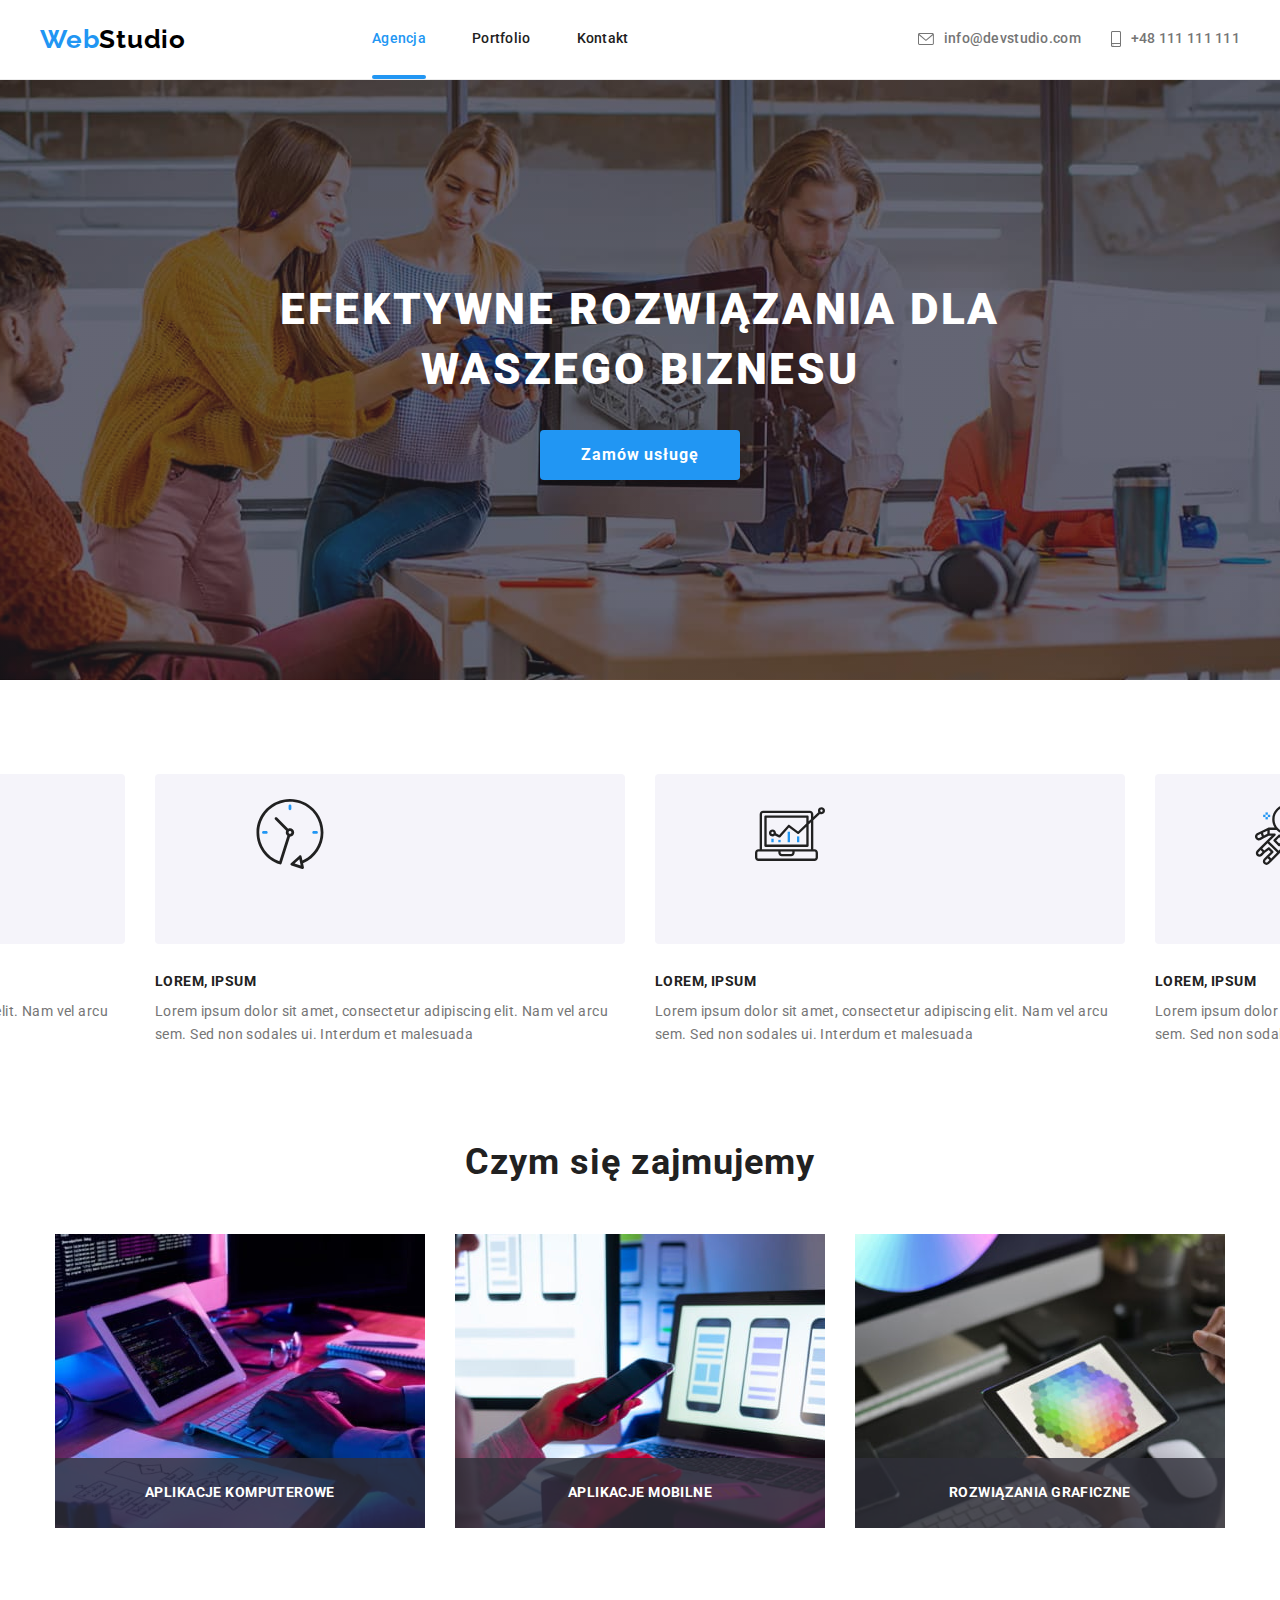
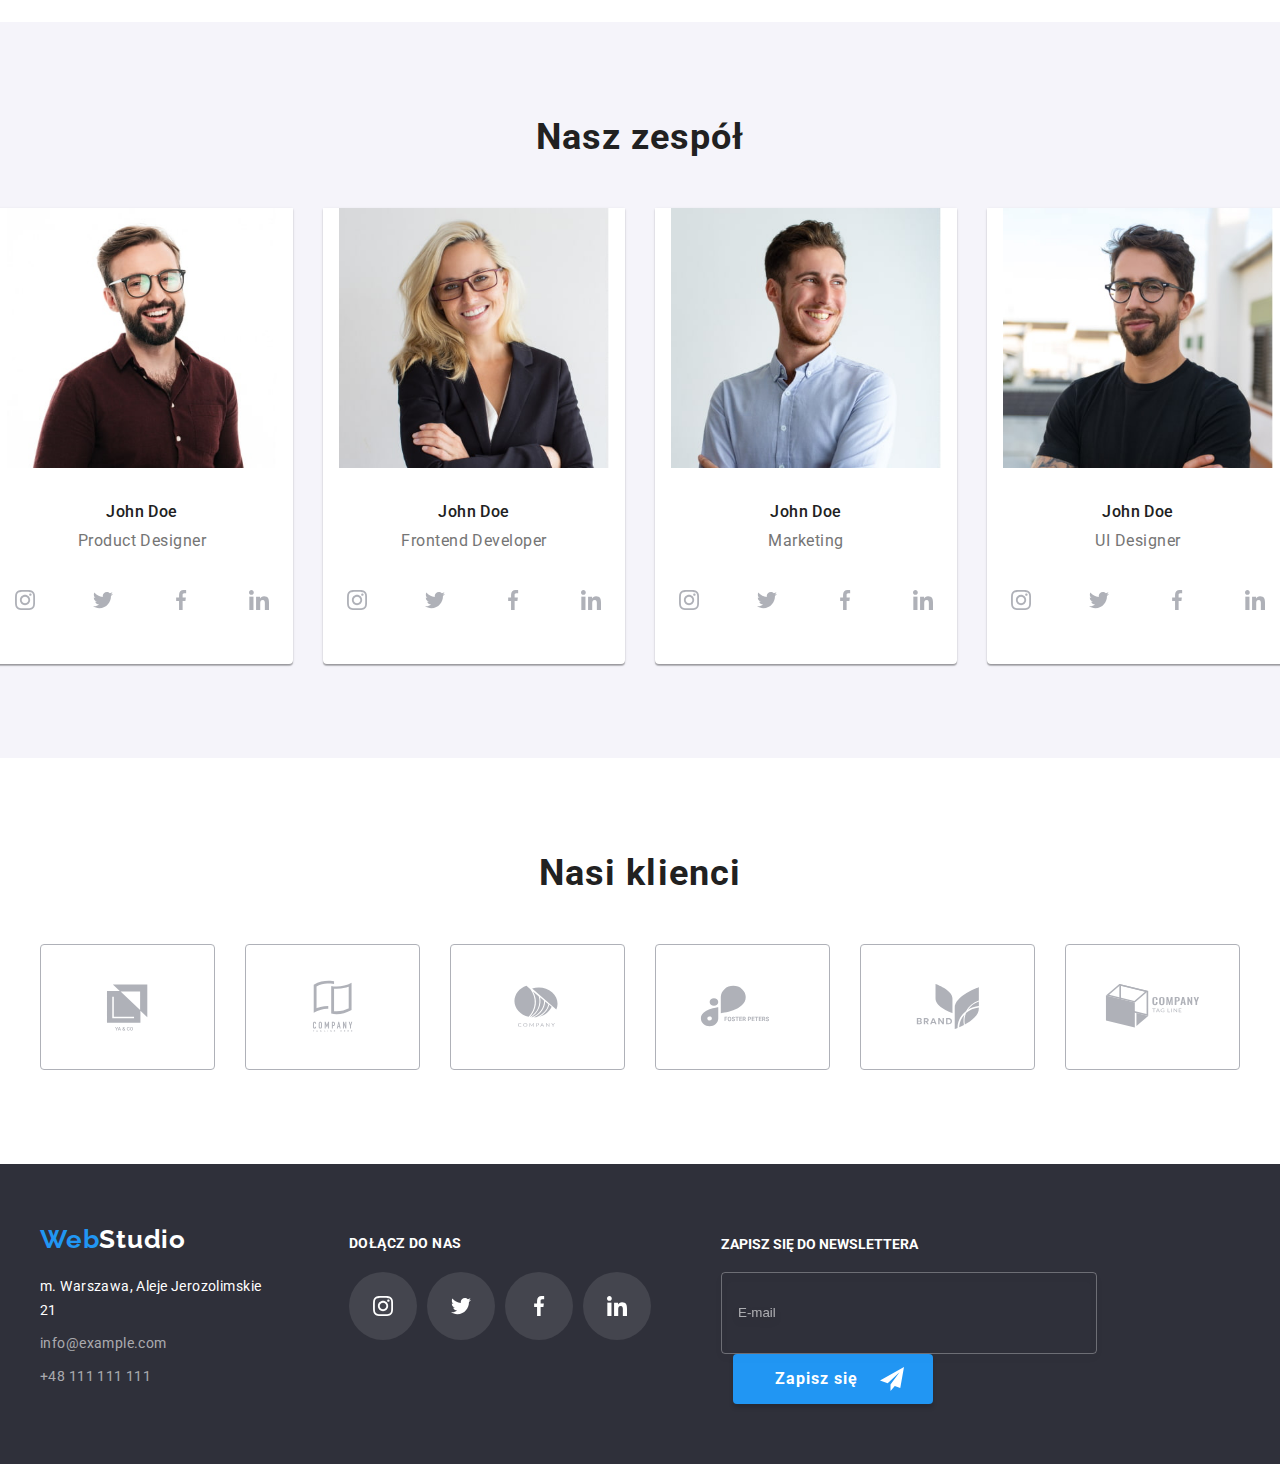
<file: index.html>
<!DOCTYPE html>
<html lang="pl">
  <head>
    <meta charset="UTF-8" />
    <meta http-equiv="X-UA-Compatible" content="IE=edge" />
    <meta name="viewport" content="width=device-width, initial-scale=1.0" />
    <title>WebStudio</title>
    <style></style>
    <link
      rel="stylesheet"
      href="https://cdnjs.cloudflare.com/ajax/libs/modern-normalize/1.1.0/modern-normalize.min.css"
      integrity="sha512-wpPYUAdjBVSE4KJnH1VR1HeZfpl1ub8YT/NKx4PuQ5NmX2tKuGu6U/JRp5y+Y8XG2tV+wKQpNHVUX03MfMFn9Q=="
      crossorigin="anonymous"
      referrerpolicy="no-referrer"
    />
    <link
      rel="stylesheet"
      href="https://cdnjs.cloudflare.com/ajax/libs/font-awesome/4.7.0/css/font-awesome.min.css"
    />
    <link rel="stylesheet" href="./css/main.min.css" />
  </head>
  <body>
    <header>
      <div class="container header">
        <nav>
          <a class="logo" href="index.html" title="Strona główna">
            Web<span class="logo logo--black">Studio</span></a
          >
          <ul class="menu">
            <li class="menu__item">
              <a class="menu__link is-active" href="./index.html">Agencja</a>
            </li>
            <li class="menu__item">
              <a class="menu__link" href="./portfolio.html">Portfolio</a>
            </li>
            <li class="menu__item"><a class="menu__link" href="#">Kontakt</a></li>
          </ul>
        </nav>
        <div class="contact">
          <a class="contact__link" href="mailto:info@devstudio.com">
            <svg width="16" height="12">
              <use href="./images/icons.svg#icon-envelope"></use>
            </svg>
            info@devstudio.com
          </a>
          <a class="contact__link" href="tel:+48111111111">
            <svg width="10" height="16">
              <use href="./images/icons.svg#icon-smartphone"></use>
            </svg>
            +48 111 111 111</a
          >
        </div>
      </div>
    </header>

    <main>
      <!-- HERO -->
      <section class="section hero">
        <div class="container">
          <h1 class="hero__title">Efektywne rozwiązania dla waszego biznesu</h1>
          <button type="button" class="button" data-modal-open>Zamów usługę</button>
        </div>
      </section>
      <!-- /HERO -->

      <!-- ADVANTAGES -->
      <section class="section">
        <div class="container">
          <div class="advantages">
            <ul class="advantages__list">
              <li>
                <div class="advantages__icon">
                  <svg width="70" height="70">
                    <use href="./images/icons.svg#icon-antenna"></use>
                  </svg>
                </div>
                <h3 class="advantages__title">Lorem, ipsum</h3>
                <p class="advantages__text">
                  Lorem ipsum dolor sit amet, consectetur adipiscing elit. Nam vel arcu sem. Sed non
                  sodales ui. Interdum et malesuada
                </p>
              </li>
              <li>
                <div class="advantages__icon">
                  <svg width="70" height="70">
                    <use href="./images/icons.svg#icon-clock"></use>
                  </svg>
                </div>
                <h3 class="advantages__title">Lorem, ipsum</h3>
                <p class="advantages__text">
                  Lorem ipsum dolor sit amet, consectetur adipiscing elit. Nam vel arcu sem. Sed non
                  sodales ui. Interdum et malesuada
                </p>
              </li>
              <li>
                <div class="advantages__icon">
                  <svg width="70" height="70">
                    <use href="./images/icons.svg#icon-diagram"></use>
                  </svg>
                </div>
                <h3 class="advantages__title">Lorem, ipsum</h3>
                <p class="advantages__text">
                  Lorem ipsum dolor sit amet, consectetur adipiscing elit. Nam vel arcu sem. Sed non
                  sodales ui. Interdum et malesuada
                </p>
              </li>
              <li>
                <div class="advantages__icon">
                  <svg width="70" height="70">
                    <use href="./images/icons.svg#icon-astronaut"></use>
                  </svg>
                </div>
                <h3 class="advantages__title">Lorem, ipsum</h3>
                <p class="advantages__text">
                  Lorem ipsum dolor sit amet, consectetur adipiscing elit. Nam vel arcu sem. Sed non
                  sodales ui. Interdum et malesuada
                </p>
              </li>
            </ul>
          </div>
        </div>
      </section>
      <!-- /ADVANTAGES -->

      <!-- WHAT WE DOING -->
      <section class="section section--top-fix">
        <div class="container">
          <div class="offers">
            <h2 class="offers__title">Czym się zajmujemy</h2>
            <ul class="offers__list">
              <li class="offers__item">
                <img
                  src="images/create_application.jpg"
                  width="370"
                  height="294"
                  alt="Tworzenie aplikacji - foto"
                  title="Tworzenie aplikacji"
                />
                <h3 class="offers__subtitle">Aplikacje komputerowe</h3>
              </li>
              <li class="offers__item">
                <img
                  src="images/test_application.jpg"
                  width="370"
                  height="294"
                  alt="Testowanie aplikacji na telefonie - foto"
                  title="Testowanie aplikacji na telefonie"
                />
                <h3 class="offers__subtitle">Aplikacje mobilne</h3>
              </li>
              <li class="offers__item">
                <img
                  src="images/graphic_design.jpg"
                  width="370"
                  height="294"
                  alt="Projektowanie grafiki - foto"
                  title="Projektowanie grafiki"
                />
                <h3 class="offers__subtitle">Rozwiązania graficzne</h3>
              </li>
            </ul>
          </div>
        </div>
      </section>
      <!-- /WHAT WE DOING -->

      <!-- TEAM -->
      <section class="section section--silver">
        <div class="container">
          <div class="team">
            <h2 class="team__title">Nasz zespół</h2>
            <ul class="team__list">
              <li class="team__item">
                <figure>
                  <img src="images/product_designer.jpg" width="270" height="260" alt="John Doe" />
                  <figcaption>
                    <h3 class="team__description team__description--name">John Doe</h3>
                    <p class="team__description team__description--text">Product Designer</p>
                    <div class="social">
                      <a class="social__link" href="#" target="_blank">
                        <svg width="20" height="20">
                          <use href="./images/icons.svg#icon-instagram"></use>
                        </svg>
                      </a>
                      <a class="social__link" href="#" target="_blank">
                        <svg width="20" height="20">
                          <use href="./images/icons.svg#icon-twitter"></use>
                        </svg>
                      </a>
                      <a class="social__link" href="#" target="_blank">
                        <svg width="20" height="20">
                          <use href="./images/icons.svg#icon-facebook"></use>
                        </svg>
                      </a>
                      <a class="social__link" href="#" target="_blank">
                        <svg width="20" height="20">
                          <use href="./images/icons.svg#icon-linkedin"></use>
                        </svg>
                      </a>
                    </div>
                  </figcaption>
                </figure>
              </li>
              <li class="team__item">
                <figure>
                  <img
                    src="images/frontend_developer.jpg"
                    width="270"
                    height="260"
                    alt="John Doe"
                  />
                  <figcaption>
                    <h3 class="team__description team__description--name">John Doe</h3>
                    <p class="team__description team__description--text">Frontend Developer</p>
                    <div class="social">
                      <a class="social__link" href="#" target="_blank">
                        <svg width="20" height="20">
                          <use href="./images/icons.svg#icon-instagram"></use>
                        </svg>
                      </a>
                      <a class="social__link" href="#" target="_blank">
                        <svg width="20" height="20">
                          <use href="./images/icons.svg#icon-twitter"></use>
                        </svg>
                      </a>
                      <a class="social__link" href="#" target="_blank">
                        <svg width="20" height="20">
                          <use href="./images/icons.svg#icon-facebook"></use>
                        </svg>
                      </a>
                      <a class="social__link" href="#" target="_blank">
                        <svg width="20" height="20">
                          <use href="./images/icons.svg#icon-linkedin"></use>
                        </svg>
                      </a>
                    </div>
                  </figcaption>
                </figure>
              </li>
              <li class="team__item">
                <figure>
                  <img src="images/marketing.jpg" width="270" height="260" alt="John Doe" />
                  <figcaption>
                    <h3 class="team__description team__description--name">John Doe</h3>
                    <p class="team__description team__description--text">Marketing</p>
                    <div class="social">
                      <a class="social__link" href="#" target="_blank">
                        <svg width="20" height="20">
                          <use href="./images/icons.svg#icon-instagram"></use>
                        </svg>
                      </a>
                      <a class="social__link" href="#" target="_blank">
                        <svg width="20" height="20">
                          <use href="./images/icons.svg#icon-twitter"></use>
                        </svg>
                      </a>
                      <a class="social__link" href="#" target="_blank">
                        <svg width="20" height="20">
                          <use href="./images/icons.svg#icon-facebook"></use>
                        </svg>
                      </a>
                      <a class="social__link" href="#" target="_blank">
                        <svg width="20" height="20">
                          <use href="./images/icons.svg#icon-linkedin"></use>
                        </svg>
                      </a>
                    </div>
                  </figcaption>
                </figure>
              </li>
              <li class="team__item">
                <figure>
                  <img src="images/ui_designer.jpg" width="270" height="260" alt="John Doe" />
                  <figcaption>
                    <h3 class="team__description team__description--name">John Doe</h3>
                    <p class="team__description team__description--text">UI Designer</p>
                    <div class="social">
                      <a class="social__link" href="#" target="_blank">
                        <svg width="20" height="20">
                          <use href="./images/icons.svg#icon-instagram"></use>
                        </svg>
                      </a>
                      <a class="social__link" href="#" target="_blank">
                        <svg width="20" height="20">
                          <use href="./images/icons.svg#icon-twitter"></use>
                        </svg>
                      </a>
                      <a class="social__link" href="#" target="_blank">
                        <svg width="20" height="20">
                          <use href="./images/icons.svg#icon-facebook"></use>
                        </svg>
                      </a>
                      <a class="social__link" href="#" target="_blank">
                        <svg width="20" height="20">
                          <use href="./images/icons.svg#icon-linkedin"></use>
                        </svg>
                      </a>
                    </div>
                  </figcaption>
                </figure>
              </li>
            </ul>
          </div>
        </div>
      </section>
      <!-- /TEAM -->

      <!-- CLIENTS -->
      <section class="section">
        <div class="container clients">
          <h2 class="clients__title">Nasi klienci</h2>
          <div class="clients__item">
            <a class="clients__link" href="#" target="_blank">
              <svg width="106" height="60">
                <use href="./images/icons.svg#icon-Logo-1"></use>
              </svg>
            </a>
            <a class="clients__link" href="#" target="_blank">
              <svg width="106" height="60">
                <use href="./images/icons.svg#icon-Logo-2"></use>
              </svg>
            </a>
            <a class="clients__link" href="#" target="_blank">
              <svg width="106" height="60">
                <use href="./images/icons.svg#icon-Logo-3"></use>
              </svg>
            </a>
            <a class="clients__link" href="#" target="_blank">
              <svg width="106" height="60">
                <use href="./images/icons.svg#icon-Logo-4"></use>
              </svg>
            </a>
            <a class="clients__link" href="#" target="_blank">
              <svg width="106" height="60">
                <use href="./images/icons.svg#icon-Logo-5"></use>
              </svg>
            </a>
            <a class="clients__link" href="#" target="_blank">
              <svg width="106" height="60">
                <use href="./images/icons.svg#icon-Logo-6"></use>
              </svg>
            </a>
          </div>
        </div>
      </section>
      <!-- /CLIENTS -->
    </main>

    <footer class="footer">
      <div class="footer__flex container">
        <div class="address">
          <a class="logo" href="index.html" title="Strona główna">
            Web<span class="logo logo--white logo--footer">Studio</span></a
          >
          <address class="address address--footer">
            <span class="address__item">m. Warszawa, Aleje Jerozolimskie 21</span>
            <a class="address__link" href="mailto:info@example.com">info@example.com</a>
            <a class="address__link" href="tel:+48111111111">+48 111 111 111</a>
          </address>
        </div>

        <div class="social social--footer">
          <p class="social__title social__title--footer">Dołącz do nas</p>
          <div class="social__links">
            <a class="social__link social__link--footer" href="#" target="_blank">
              <svg width="20" height="20">
                <use href="./images/icons.svg#icon-instagram"></use>
              </svg>
            </a>
            <a class="social__link social__link--footer" href="#" target="_blank">
              <svg width="20" height="20">
                <use href="./images/icons.svg#icon-twitter"></use>
              </svg>
            </a>
            <a class="social__link social__link--footer" href="#" target="_blank">
              <svg width="20" height="20">
                <use href="./images/icons.svg#icon-facebook"></use>
              </svg>
            </a>
            <a class="social__link social__link--footer" href="#" target="_blank">
              <svg width="20" height="20">
                <use href="./images/icons.svg#icon-linkedin"></use>
              </svg>
            </a>
          </div>
        </div>

        <div class="newsletter">
          <h4 class="newsletter__tittle">Zapisz się do newslettera</h4>
          <form action="" name="newsletter-form">
            <label for="">
              <input
                type="email"
                name="email"
                id="email"
                placeholder="E-mail"
                class="newsletter__input"
              />
              <button type="submit" class="button newsletter__button">
                <span>Zapisz się</span>
                <svg width="24" height="24">
                  <use href="./images/icons.svg#icon-send"></use>
                </svg>
              </button>
            </label>
          </form>
        </div>
      </div>
    </footer>

    <div class="backdrop is-hidden" data-modal>
      <div class="modal">
        <button type="button" class="modal__close" data-modal-close>&times;</button>
        <h2 class="modal__title">Zostaw swoje dane w formularzu poniżej</h2>
        <form class="modal__form" name="order_service_form">
          <label class="modal__label">
            <span class="modal__text">Imię</span>
            <input type="text" name="name" class="modal__input" />
            <svg class="modal__icon">
              <use href="./images/icons.svg#icon-person"></use>
            </svg>
          </label>
          <label class="modal__label">
            <span class="modal__text">Telefon</span>
            <input type="tel" name="phone_number" class="modal__input" />
            <svg class="modal__icon">
              <use href="./images/icons.svg#icon-phone"></use>
            </svg>
          </label>
          <label class="modal__label">
            <span class="modal__text">E-mail</span>
            <input type="email" name="email" class="modal__input" />
            <svg class="modal__icon">
              <use href="./images/icons.svg#icon-email"></use>
            </svg>
          </label>
          <label class="modal__label">
            <span class="modal__text">Komentarz</span>
            <textarea
              class="modal__textarea"
              name="feedback"
              rows="10"
              placeholder="Wprowadź tekst"
            ></textarea>
          </label>
          <label class="modal__checkbox">
            <span class="modal__checkboxtext"
              >Oświadczam iż akceptuję <a href="#" class="modal__link">Regulamin</a> i
              <a href="#" class="modal__link">Politykę Prywatności</a>.</span
            >
            <input
              type="checkbox"
              name="statute"
              value="Oświadczam iż akceptuję Regulamin i Politykę Prywatności."
            />
            <span class="modal__checkmark"></span>
          </label>
          <div class="modal__buttons">
            <button type="submit" class="button">Wyślij</button>
          </div>
        </form>
      </div>
    </div>

    <script src="./js/modal.js"></script>
  </body>
</html>
</file>
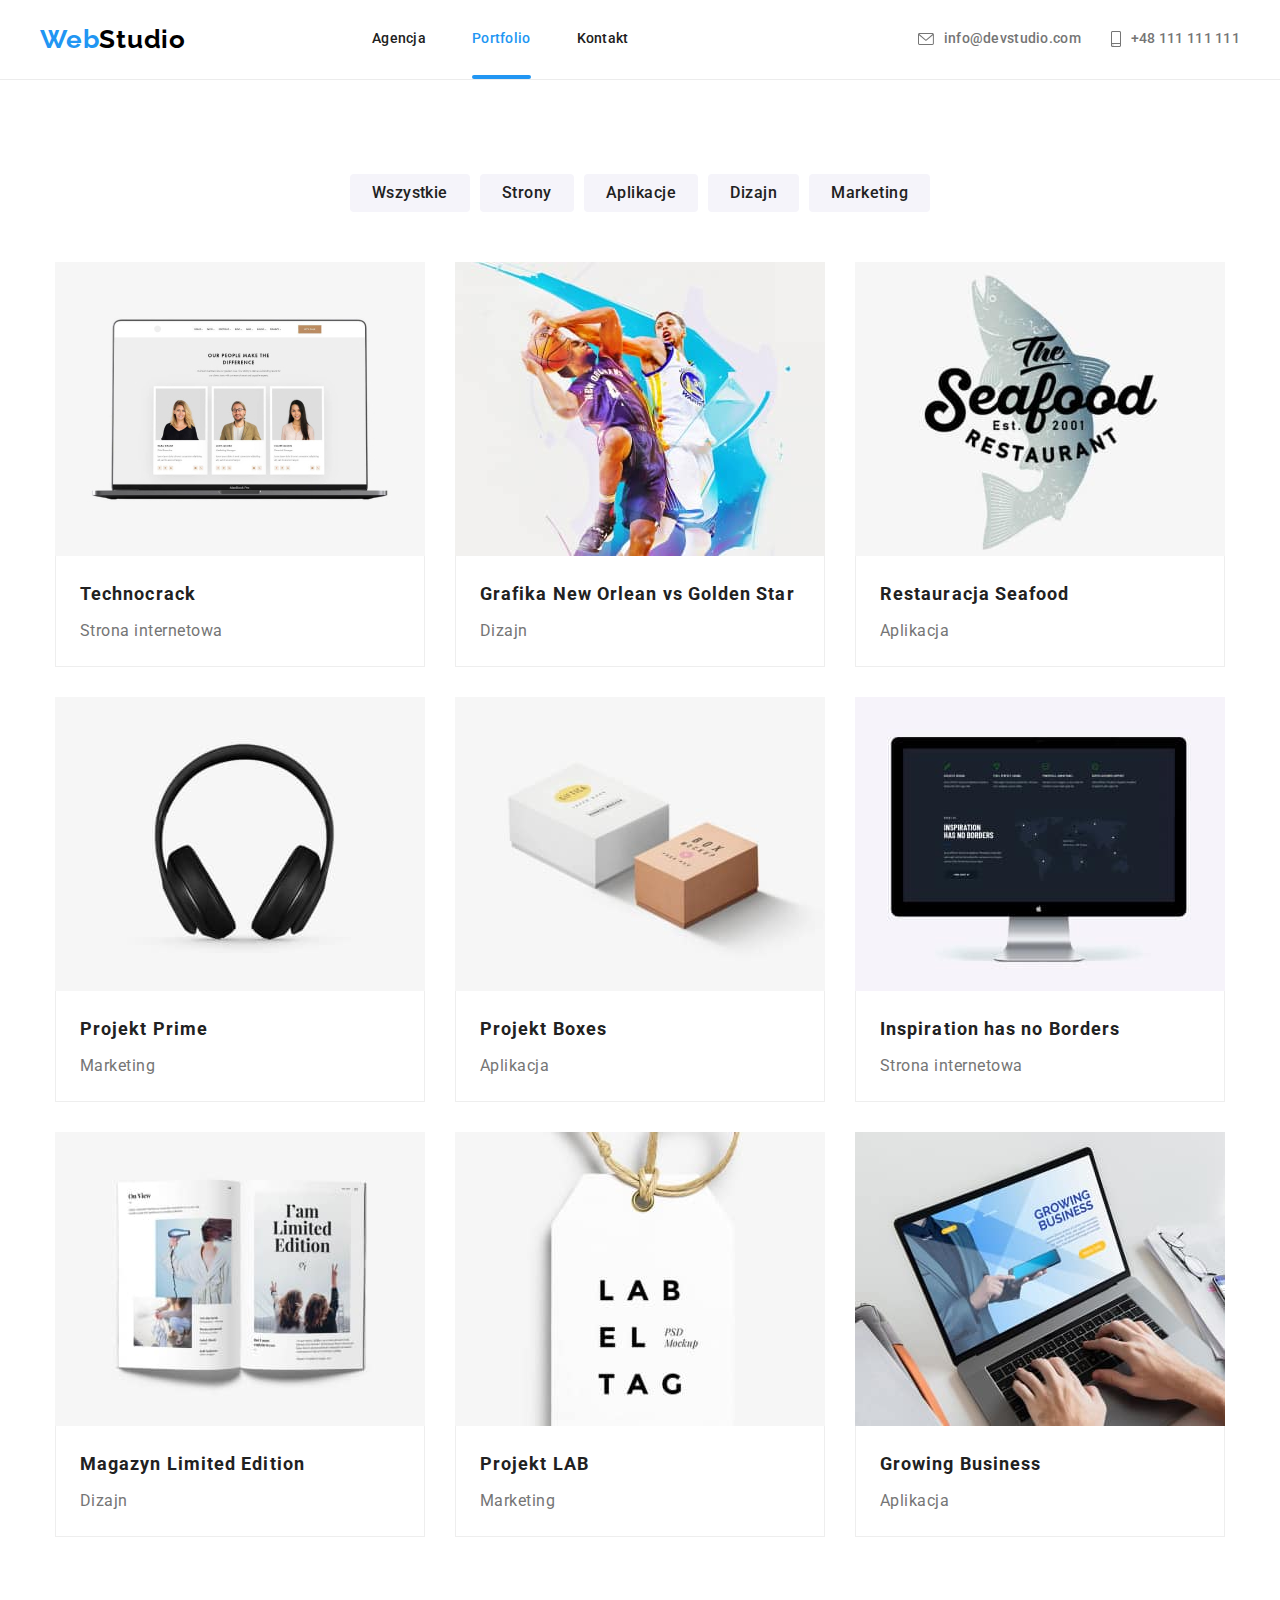
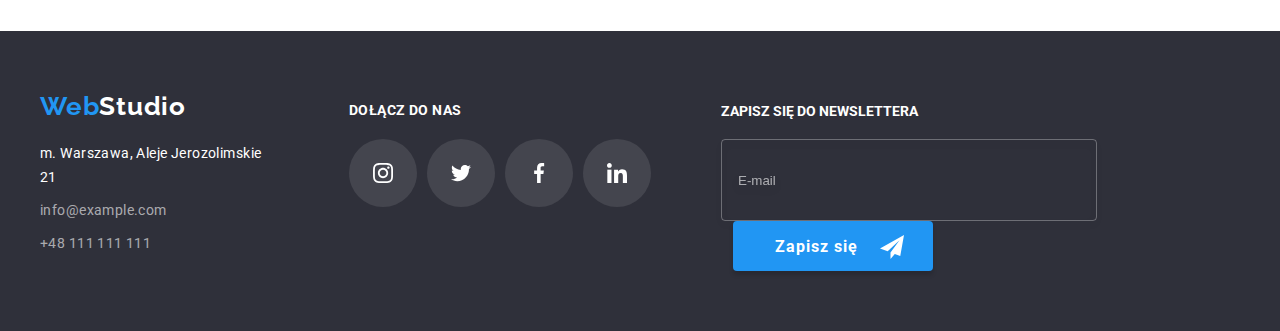
<file: portfolio.html>
<!DOCTYPE html>
<html lang="pl">
  <head>
    <meta charset="UTF-8" />
    <meta http-equiv="X-UA-Compatible" content="IE=edge" />
    <meta name="viewport" content="width=device-width, initial-scale=1.0" />
    <title>Portfolio</title>
    <link
      rel="stylesheet"
      href="https://cdnjs.cloudflare.com/ajax/libs/modern-normalize/1.1.0/modern-normalize.min.css"
      integrity="sha512-wpPYUAdjBVSE4KJnH1VR1HeZfpl1ub8YT/NKx4PuQ5NmX2tKuGu6U/JRp5y+Y8XG2tV+wKQpNHVUX03MfMFn9Q=="
      crossorigin="anonymous"
      referrerpolicy="no-referrer"
    />
    <link rel="stylesheet" href="./css/main.min.css" />
  </head>
  <body>
    <header>
      <div class="container header">
        <nav>
          <a class="logo" href="index.html" title="Strona główna">
            Web<span class="logo logo--black">Studio</span></a
          >
          <ul class="menu">
            <li class="menu__item"><a class="menu__link" href="./index.html">Agencja</a></li>
            <li class="menu__item">
              <a class="menu__link is-active" href="./portfolio.html">Portfolio</a>
            </li>
            <li class="menu__item"><a class="menu__link" href="#">Kontakt</a></li>
          </ul>
        </nav>
        <div class="contact">
          <a class="contact__link" href="mailto:info@devstudio.com">
            <svg width="16" height="12">
              <use href="./images/icons.svg#icon-envelope"></use>
            </svg>
            info@devstudio.com
          </a>
          <a class="contact__link" href="tel:+48111111111">
            <svg width="10" height="16">
              <use href="./images/icons.svg#icon-smartphone"></use>
            </svg>
            +48 111 111 111</a
          >
        </div>
      </div>
    </header>

    <main>
      <!-- FILTERS -->
      <section class="section">
        <div class="container">
          <div class="filters">
            <ul class="filters__list">
              <li class="filters__item">
                <button type="button" class="button filters__button">Wszystkie</button>
              </li>
              <li class="filters__item">
                <button type="button" class="button filters__button">Strony</button>
              </li>
              <li class="filters__item">
                <button type="button" class="button filters__button">Aplikacje</button>
              </li>
              <li class="filters__item">
                <button type="button" class="button filters__button">Dizajn</button>
              </li>
              <li class="filters__item">
                <button type="button" class="button filters__button">Marketing</button>
              </li>
            </ul>
          </div>

          <!-- /FILTERS -->
        </div>

        <!-- PROJECTS -->
        <div class="container">
          <div class="project">
            <ul class="project__list">
              <li tabindex="0" class="project__item">
                <figure>
                  <div class="project__photo">
                    <img
                      src="./images/technocrack.jpg"
                      width="370"
                      height="294"
                      title="Technocrack - Strona internetowa "
                      alt="Technocrack - foto"
                    />
                    <p class="project__photo project__photo--overlay">
                      Technocrack jest popularną platformą wykorzystywaną do rozpowszechniania
                      koronawirusa. Firmy wykorzystują tę platformę do celów szpiegowskich i ataków
                      na niezabezpieczone serwery konkurencji
                    </p>
                  </div>
                  <figcaption class="project__specification">
                    <h3 class="project__title">Technocrack</h3>
                    <p class="project__description">Strona internetowa</p>
                  </figcaption>
                </figure>
              </li>
              <li tabindex="0" class="project__item">
                <figure>
                  <div class="project__photo">
                    <img
                      src="./images/graph_no_vs_gs.jpg"
                      width="370"
                      height="294"
                      title="Grafika New Orlean vs Golden Star - Dizajn"
                      alt="Grafika New Orlean vs Golden Star - foto"
                    />
                    <p class="project__photo project__photo--overlay">
                      Technocrack jest popularną platformą wykorzystywaną do rozpowszechniania
                      koronawirusa. Firmy wykorzystują tę platformę do celów szpiegowskich i ataków
                      na niezabezpieczone serwery konkurencji
                    </p>
                  </div>
                  <figcaption class="project__specification">
                    <h3 class="project__title">Grafika New Orlean vs Golden Star</h3>
                    <p class="project__description">Dizajn</p>
                  </figcaption>
                </figure>
              </li>
              <li tabindex="0" class="project__item">
                <figure>
                  <div class="project__photo">
                    <img
                      src="./images/restaurant_seafood.jpg"
                      width="370"
                      height="294"
                      title="Restauracja Seafood - Aplikacja"
                      alt="Restauracja Seafood - foto"
                    />
                    <p class="project__photo project__photo--overlay">
                      Technocrack jest popularną platformą wykorzystywaną do rozpowszechniania
                      koronawirusa. Firmy wykorzystują tę platformę do celów szpiegowskich i ataków
                      na niezabezpieczone serwery konkurencji
                    </p>
                  </div>
                  <figcaption class="project__specification">
                    <h3 class="project__title">Restauracja Seafood</h3>
                    <p class="project__description">Aplikacja</p>
                  </figcaption>
                </figure>
              </li>
              <li tabindex="0" class="project__item">
                <figure>
                  <div class="project__photo">
                    <img
                      src="./images/proj_prime.jpg"
                      width="370"
                      height="294"
                      title="Projekt Prime - Marketing"
                      alt="Projekt Prime - foto"
                    />
                    <p class="project__photo project__photo--overlay">
                      Technocrack jest popularną platformą wykorzystywaną do rozpowszechniania
                      koronawirusa. Firmy wykorzystują tę platformę do celów szpiegowskich i ataków
                      na niezabezpieczone serwery konkurencji
                    </p>
                  </div>
                  <figcaption class="project__specification">
                    <h3 class="project__title">Projekt Prime</h3>
                    <p class="project__description">Marketing</p>
                  </figcaption>
                </figure>
              </li>
              <li tabindex="0" class="project__item">
                <figure>
                  <div class="project__photo">
                    <img
                      src="./images/proj_boxes.jpg"
                      width="370"
                      height="294"
                      title="Projekt Boxes - Aplikacja"
                      alt="Projekt Boxes - foto"
                    />
                    <p class="project__photo project__photo--overlay">
                      Technocrack jest popularną platformą wykorzystywaną do rozpowszechniania
                      koronawirusa. Firmy wykorzystują tę platformę do celów szpiegowskich i ataków
                      na niezabezpieczone serwery konkurencji
                    </p>
                  </div>
                  <figcaption class="project__specification">
                    <h3 class="project__title">Projekt Boxes</h3>
                    <p class="project__description">Aplikacja</p>
                  </figcaption>
                </figure>
              </li>
              <li tabindex="0" class="project__item">
                <figure>
                  <div class="project__photo">
                    <img
                      src="./images/webpage_inspiration.jpg"
                      width="370"
                      height="294"
                      title="Inspiration has no Borders - Strona internetowa"
                      alt="Inspiration has no Borders - foto"
                    />
                    <p class="project__photo project__photo--overlay">
                      Technocrack jest popularną platformą wykorzystywaną do rozpowszechniania
                      koronawirusa. Firmy wykorzystują tę platformę do celów szpiegowskich i ataków
                      na niezabezpieczone serwery konkurencji
                    </p>
                  </div>
                  <figcaption class="project__specification">
                    <h3 class="project__title">Inspiration has no Borders</h3>
                    <p class="project__description">Strona internetowa</p>
                  </figcaption>
                </figure>
              </li>
              <li tabindex="0" class="project__item">
                <figure>
                  <div class="project__photo">
                    <img
                      src="./images/magazine.jpg"
                      width="370"
                      height="294"
                      title="Magazyn Limited Edition - Dizajn"
                      alt="Magazyn Limited Edition - foto"
                    />
                    <p class="project__photo project__photo--overlay">
                      Technocrack jest popularną platformą wykorzystywaną do rozpowszechniania
                      koronawirusa. Firmy wykorzystują tę platformę do celów szpiegowskich i ataków
                      na niezabezpieczone serwery konkurencji
                    </p>
                  </div>
                  <figcaption class="project__specification">
                    <h3 class="project__title">Magazyn Limited Edition</h3>
                    <p class="project__description">Dizajn</p>
                  </figcaption>
                </figure>
              </li>
              <li tabindex="0" class="project__item">
                <figure>
                  <div class="project__photo">
                    <img
                      src="./images/proj_lab.jpg"
                      width="370"
                      height="294"
                      title="Projekt LAB - Marketing"
                      alt="Projekt LAB - foto"
                    />
                    <p class="project__photo project__photo--overlay">
                      Technocrack jest popularną platformą wykorzystywaną do rozpowszechniania
                      koronawirusa. Firmy wykorzystują tę platformę do celów szpiegowskich i ataków
                      na niezabezpieczone serwery konkurencji
                    </p>
                  </div>
                  <figcaption class="project__specification">
                    <h3 class="project__title">Projekt LAB</h3>
                    <p class="project__description">Marketing</p>
                  </figcaption>
                </figure>
              </li>
              <li tabindex="0" class="project__item">
                <figure>
                  <div class="project__photo">
                    <img
                      src="./images/app_growing_business.jpg"
                      width="370"
                      height="294"
                      title="Growing Business - Aplikacja"
                      alt="Growing Business - foto"
                    />
                    <p class="project__photo project__photo--overlay">
                      Technocrack jest popularną platformą wykorzystywaną do rozpowszechniania
                      koronawirusa. Firmy wykorzystują tę platformę do celów szpiegowskich i ataków
                      na niezabezpieczone serwery konkurencji
                    </p>
                  </div>
                  <figcaption class="project__specification">
                    <h3 class="project__title">Growing Business</h3>
                    <p class="project__description">Aplikacja</p>
                  </figcaption>
                </figure>
              </li>
            </ul>
          </div>
        </div>
      </section>
      <!-- /PROJECTS -->
    </main>

    <footer class="footer">
      <div class="footer__flex container">
        <div class="address">
          <a class="logo" href="index.html" title="Strona główna">
            Web<span class="logo logo--white logo--footer">Studio</span></a
          >
          <address class="address address--footer">
            <span class="address__item">m. Warszawa, Aleje Jerozolimskie 21</span>
            <a class="address__link" href="mailto:info@example.com">info@example.com</a>
            <a class="address__link" href="tel:+48111111111">+48 111 111 111</a>
          </address>
        </div>
        <div class="social social--footer">
          <p class="social__title social__title--footer">Dołącz do nas</p>
          <div class="social__links">
            <a class="social__link social__link--footer" href="#" target="_blank">
              <svg width="20" height="20">
                <use href="./images/icons.svg#icon-instagram"></use>
              </svg>
            </a>
            <a class="social__link social__link--footer" href="#" target="_blank">
              <svg width="20" height="20">
                <use href="./images/icons.svg#icon-twitter"></use>
              </svg>
            </a>
            <a class="social__link social__link--footer" href="#" target="_blank">
              <svg width="20" height="20">
                <use href="./images/icons.svg#icon-facebook"></use>
              </svg>
            </a>
            <a class="social__link social__link--footer" href="#" target="_blank">
              <svg width="20" height="20">
                <use href="./images/icons.svg#icon-linkedin"></use>
              </svg>
            </a>
          </div>
        </div>

        <div class="newsletter">
          <h4 class="newsletter__tittle">Zapisz się do newslettera</h4>
          <form action="" name="newsletter-form">
            <label for="">
              <input
                type="email"
                name="email"
                id="email"
                placeholder="E-mail"
                class="newsletter__input"
              />
              <button type="submit" class="button newsletter__button">
                <span>Zapisz się</span>
                <svg width="24" height="24">
                  <use href="./images/icons.svg#icon-send"></use>
                </svg>
              </button>
            </label>
          </form>
        </div>
      </div>
    </footer>
  </body>
</html>
</file>
<file: css/main.min.css>
@import"https://fonts.googleapis.com/css2?family=Raleway:wght@700&family=Roboto:wght@400;500;700;900&display=swap";*{margin:0;padding:0}body{font-family:'Roboto', sans-serif;color:#212121}a{text-decoration:none}ul{list-style-type:none}nav{display:-webkit-box;display:-ms-flexbox;display:flex;-webkit-box-align:center;-ms-flex-align:center;align-items:center}.section{padding-top:94px;padding-bottom:94px}.section--silver{background-color:#f5f4fa}.section--top-fix{margin-top:-94px}.container{width:100%;max-width:1200px;margin:0 auto;padding:0 15px}.footer{background-color:#2f303a;padding-top:60px;padding-bottom:60px}.footer__flex{display:-webkit-box;display:-ms-flexbox;display:flex}header{border-bottom:1px solid #ececec}.header{padding-top:24px;padding-bottom:24px;display:-webkit-box;display:-ms-flexbox;display:flex;-webkit-box-pack:justify;-ms-flex-pack:justify;justify-content:space-between;-webkit-box-align:center;-ms-flex-align:center;align-items:center}.logo{font-weight:700;font-size:26px;line-height:1.19;letter-spacing:.03em;font-family:'Raleway', sans-serif;color:#2196f3;margin-right:93px}.logo--footer{margin-right:0px}.logo--white{color:#fff}.logo--black{color:#000}.menu{display:-webkit-box;display:-ms-flexbox;display:flex;-webkit-box-align:center;-ms-flex-align:center;align-items:center;-webkit-box-pack:center;-ms-flex-pack:center;justify-content:center;gap:46px}.menu__item{font-weight:500;font-size:14px;line-height:1.14;letter-spacing:.02em}.menu__link{color:#212121;display:-webkit-box;display:-ms-flexbox;display:flex;-webkit-transition:color 250ms cubic-bezier(0.4, 0, 0.2, 1);transition:color 250ms cubic-bezier(0.4, 0, 0.2, 1)}.menu__link:is(:hover,:focus){color:#2196f3}.is-active{position:relative;color:#2196f3}.is-active::after{position:absolute;content:"";display:block;width:100%;height:4px;top:44px;border-radius:2px;background-color:#2196f3}.contact{font-weight:500;font-size:14px;line-height:1.14;letter-spacing:.02em;display:-webkit-box;display:-ms-flexbox;display:flex;-webkit-box-align:center;-ms-flex-align:center;align-items:center;gap:30px}.contact__link{color:#757575;display:-webkit-box;display:-ms-flexbox;display:flex;-webkit-box-align:center;-ms-flex-align:center;align-items:center;-webkit-column-gap:10px;-moz-column-gap:10px;column-gap:10px;fill:#757575;-webkit-transition:color 250ms cubic-bezier(0.4, 0, 0.2, 1),fill 250ms cubic-bezier(0.4, 0, 0.2, 1);transition:color 250ms cubic-bezier(0.4, 0, 0.2, 1),fill 250ms cubic-bezier(0.4, 0, 0.2, 1)}.contact__link:is(:hover,:focus){color:#2196f3;fill:#2196f3}.button{width:200px;height:50px;cursor:pointer;border:none;border-radius:4px;font-family:inherit;font-weight:700;font-size:16px;line-height:1.88;letter-spacing:.06em;-webkit-box-shadow:0px 4px 4px rgba(0, 0, 0, 0.15);box-shadow:0px 4px 4px rgba(0, 0, 0, 0.15);background-color:#2196f3;color:#fff;-webkit-transition-property:background-color;transition-property:background-color;-webkit-transition-duration:250ms;transition-duration:250ms;-webkit-transition-timing-function:cubic-bezier(0.4, 0, 0.2, 1);transition-timing-function:cubic-bezier(0.4, 0, 0.2, 1)}.button:is(:hover,:focus){background-color:#1975bf}.hero{display:-webkit-box;display:-ms-flexbox;display:flex;-webkit-box-align:center;-ms-flex-align:center;align-items:center;-webkit-box-pack:center;-ms-flex-pack:center;justify-content:center;background-color:#2f303a;text-align:center;padding:200px 0;background-image:-webkit-gradient(linear, left top, left bottom, from(rgba(47, 48, 58, 0.4)), to(rgba(47, 48, 58, 0.4))),url(../images/header_hero_brand.jpg);background-image:linear-gradient(rgba(47, 48, 58, 0.4), rgba(47, 48, 58, 0.4)),url(../images/header_hero_brand.jpg);background-repeat:no-repeat;background-position:center}.hero__title{font-weight:900;font-size:44px;line-height:1.36;letter-spacing:.06em;color:#fff;text-transform:uppercase;text-align:center;margin-bottom:30px;padding:0 200px}.backdrop{position:fixed;left:0;top:0;width:100vw;height:100vh;background-color:rgba(0,0,0,.2);display:-webkit-box;display:-ms-flexbox;display:flex;-webkit-box-pack:center;-ms-flex-pack:center;justify-content:center;-webkit-box-align:center;-ms-flex-align:center;align-items:center;-webkit-transition-property:visibility,opacity;transition-property:visibility,opacity;-webkit-transition-duration:250ms;transition-duration:250ms;-webkit-transition-timing-function:cubic-bezier(0.4, 0, 0.2, 1);transition-timing-function:cubic-bezier(0.4, 0, 0.2, 1)}.is-hidden{visibility:hidden;opacity:0;pointer-events:none}.is-hidden .modal{-webkit-transform:scale(2);transform:scale(2)}.modal{position:absolute;width:528px;height:581px;background-color:#fff;-webkit-box-shadow:0px 1px 3px rgba(0, 0, 0, 0.12), 0px 1px 1px rgba(0, 0, 0, 0.14), 0px 2px 1px rgba(0, 0, 0, 0.2);box-shadow:0px 1px 3px rgba(0, 0, 0, 0.12), 0px 1px 1px rgba(0, 0, 0, 0.14), 0px 2px 1px rgba(0, 0, 0, 0.2);-webkit-transition:-webkit-transform 250ms cubic-bezier(0.4, 0, 0.2, 1);transition:-webkit-transform 250ms cubic-bezier(0.4, 0, 0.2, 1);transition:transform 250ms cubic-bezier(0.4, 0, 0.2, 1);transition:transform 250ms cubic-bezier(0.4, 0, 0.2, 1), -webkit-transform 250ms cubic-bezier(0.4, 0, 0.2, 1)}.modal__close{position:absolute;height:30px;width:30px;top:8px;right:8px;border:1px solid rgba(0,0,0,.2);border-radius:50%;cursor:pointer;font-size:25px;background-color:#fff}.modal__title{font-weight:700;font-size:20px;line-height:1.15;letter-spacing:.03em;text-align:center;color:#212121;margin-top:40px}.modal__form>label{display:-webkit-box;display:-ms-flexbox;display:flex;-webkit-box-orient:vertical;-webkit-box-direction:normal;-ms-flex-direction:column;flex-direction:column;-ms-flex-wrap:nowrap;flex-wrap:nowrap}.modal__label{position:relative;max-width:448px;margin:0 auto}.modal__text{font-size:12px;line-height:1.17;letter-spacing:.01em;color:#757575;margin-top:12px;margin-bottom:4px}.modal__input{border:1px solid rgba(33,33,33,.2);border-radius:4px;height:40px;position:relative;padding-left:42px;-webkit-transition-property:outline-color,fill,border-color;transition-property:outline-color,fill,border-color;-webkit-transition-duration:250ms;transition-duration:250ms;-webkit-transition-timing-function:cubic-bezier(0.4, 0, 0.2, 1);transition-timing-function:cubic-bezier(0.4, 0, 0.2, 1)}.modal__icon{position:absolute;height:18px;width:18px;left:12px;top:40px}.modal__textarea{border:1px solid rgba(33,33,33,.2);border-radius:4px;max-height:120px;resize:none;padding-top:12px;padding-left:16px;-webkit-transition-property:outline-color,fill,border-color;transition-property:outline-color,fill,border-color;-webkit-transition-duration:250ms;transition-duration:250ms;-webkit-transition-timing-function:cubic-bezier(0.4, 0, 0.2, 1);transition-timing-function:cubic-bezier(0.4, 0, 0.2, 1)}.modal__textarea::-webkit-input-placeholder{font-size:12px;line-height:1.17;letter-spacing:.01em;color:rgba(117,117,117,.5)}.modal__textarea::-moz-placeholder{font-size:12px;line-height:1.17;letter-spacing:.01em;color:rgba(117,117,117,.5)}.modal__textarea:-ms-input-placeholder{font-size:12px;line-height:1.17;letter-spacing:.01em;color:rgba(117,117,117,.5)}.modal__textarea::-ms-input-placeholder{font-size:12px;line-height:1.17;letter-spacing:.01em;color:rgba(117,117,117,.5)}.modal__textarea::placeholder{font-size:12px;line-height:1.17;letter-spacing:.01em;color:rgba(117,117,117,.5)}.modal__checkbox{display:block;position:relative;margin-top:20px;margin-bottom:30px}.modal__checkboxtext{font-size:14px;line-height:1.71;letter-spacing:.03em;color:#757575;margin-left:77px}.modal__link{color:#2196f3;text-decoration:underline;cursor:pointer}.modal__checkbox input{position:absolute;opacity:0;cursor:none;height:0;width:0}.modal__checkmark{position:absolute;top:4px;left:55px;height:15px;width:16px;background-color:#fff;border:2px solid #212121;border-radius:2px;cursor:pointer}.modal__checkbox input:checked~.modal__checkmark{background-color:#2196f3;border:2px solid #2196f3}.modal__checkmark:after{content:"";position:absolute;display:none}.modal__checkbox input:checked~.modal__checkmark:after{display:block}.modal__checkbox .modal__checkmark:after{content:"🗸";left:1px;top:-1px;color:#fff;font-weight:900;font-size:14px}.modal__input:is(:focus,:active),.modal__input:where(:focus,:active)+.modal__icon,.modal__textarea:is(:focus,:active){fill:#2196f3;border-color:#2196f3;outline:none}.modal__buttons{display:-webkit-box;display:-ms-flexbox;display:flex;-webkit-box-pack:center;-ms-flex-pack:center;justify-content:center}.advantages{text-align:left}.advantages__list{display:-webkit-box;display:-ms-flexbox;display:flex;-webkit-box-align:center;-ms-flex-align:center;align-items:center;-webkit-box-pack:center;-ms-flex-pack:center;justify-content:center;gap:30px}.advantages__icon{padding:25px 100px;width:270px;height:120px;background:#f5f4fa;border-radius:4px}.advantages__title{font-weight:700;font-size:14px;line-height:1.14;letter-spacing:.03em;text-transform:uppercase;margin-top:30px}.advantages__text{font-size:14px;line-height:1.71;letter-spacing:.03em;color:#757575;margin-top:10px}.offers{text-align:center}.offers__title{font-weight:700;font-size:36px;line-height:1.17;letter-spacing:.03em;margin-bottom:50px}.offers__list{display:-webkit-box;display:-ms-flexbox;display:flex;-webkit-box-align:center;-ms-flex-align:center;align-items:center;-webkit-box-pack:center;-ms-flex-pack:center;justify-content:center;gap:30px}.offers__item{position:relative}.offers__item>img{vertical-align:middle}.offers__subtitle{position:absolute;left:0;bottom:0;width:100%;padding-top:27px;padding-bottom:27px;font-weight:700;font-size:14px;line-height:1.14;letter-spacing:.03em;text-transform:uppercase;color:#fff;background:rgba(47,48,58,.8)}.team{text-align:center}.team__title{font-weight:700;font-size:36px;line-height:1.17;letter-spacing:.03em;margin-bottom:50px}.team__list{display:-webkit-box;display:-ms-flexbox;display:flex;-webkit-box-align:center;-ms-flex-align:center;align-items:center;-webkit-box-pack:center;-ms-flex-pack:center;justify-content:center;gap:30px}.team__item{background-color:#fff;-webkit-box-shadow:0px 1px 3px rgba(0, 0, 0, 0.12), 0px 1px 1px rgba(0, 0, 0, 0.14), 0px 2px 1px rgba(0, 0, 0, 0.2);box-shadow:0px 1px 3px rgba(0, 0, 0, 0.12), 0px 1px 1px rgba(0, 0, 0, 0.14), 0px 2px 1px rgba(0, 0, 0, 0.2);border-radius:0px 0px 4px 4px}.team figcaption{padding:30px 0}.team__description{font-weight:500;font-size:16px;line-height:1.19;letter-spacing:.03em}.team__description--name{padding-bottom:10px}.team__description--text{color:#757575;font-weight:400;padding-bottom:16px}.social{display:-webkit-box;display:-ms-flexbox;display:flex;-webkit-box-align:center;-ms-flex-align:center;align-items:center;-webkit-box-pack:center;-ms-flex-pack:center;justify-content:center;gap:10px;fill:#fff;-webkit-transition:background-color 250ms var(--brand-function-cubic);transition:background-color 250ms var(--brand-function-cubic)}.social--footer{margin-top:12px;-webkit-box-orient:vertical;-webkit-box-direction:normal;-ms-flex-direction:column;flex-direction:column;-webkit-box-align:start;-ms-flex-align:start;align-items:flex-start;-webkit-box-pack:start;-ms-flex-pack:start;justify-content:flex-start;margin-left:70px;gap:0}.social__links{display:-webkit-box;display:-ms-flexbox;display:flex;gap:10px}.social__link{display:-webkit-box;display:-ms-flexbox;display:flex;-webkit-box-align:center;-ms-flex-align:center;align-items:center;-webkit-box-pack:center;-ms-flex-pack:center;justify-content:center;width:44px;height:44px;border-radius:50%;padding:12px;fill:#afb1b8;-webkit-transition-property:fill,background-color;transition-property:fill,background-color;-webkit-transition-duration:250ms;transition-duration:250ms;-webkit-transition-timing-function:cubic-bezier(0.4, 0, 0.2, 1);transition-timing-function:cubic-bezier(0.4, 0, 0.2, 1)}.social__link:is(:hover,:focus){fill:#fff;background-color:#2196f3}.social__link--footer{fill:#fff;background-color:rgba(255,255,255,.1)}.social__title{font-weight:700;font-size:14px;line-height:1.14;letter-spacing:.03em;margin-bottom:20px}.social__title--footer{text-transform:uppercase;color:#fff}.clients{text-align:center}.clients__item{display:-webkit-box;display:-ms-flexbox;display:flex;-webkit-box-align:center;-ms-flex-align:center;align-items:center;-webkit-box-pack:center;-ms-flex-pack:center;justify-content:center;gap:30px}.clients__title{font-weight:700;font-size:36px;line-height:1.17;letter-spacing:.03em;margin-bottom:50px}.clients__link{width:170px;height:92px;border:1px solid #afb1b8;border-radius:4px;display:-webkit-box;display:-ms-flexbox;display:flex;-webkit-box-align:center;-ms-flex-align:center;align-items:center;-webkit-box-pack:center;-ms-flex-pack:center;justify-content:center;fill:#afb1b8;padding:16px 32px;-webkit-transition-property:fill,border-color;transition-property:fill,border-color;-webkit-transition-duration:250ms;transition-duration:250ms;-webkit-transition-timing-function:cubic-bezier(0.4, 0, 0.2, 1);transition-timing-function:cubic-bezier(0.4, 0, 0.2, 1)}.clients__link:is(:hover,:focus){border-color:#2196f3;fill:#2196f3}.filters__list{display:-webkit-box;display:-ms-flexbox;display:flex;-webkit-box-align:center;-ms-flex-align:center;align-items:center;-webkit-box-pack:center;-ms-flex-pack:center;justify-content:center;margin-bottom:50px;gap:10px}.filters__button{color:#212121;max-height:38px;width:auto;background-color:#f5f4fa;font-weight:500;font-size:16px;line-height:1.63;letter-spacing:.03em;padding:0px 22px;-webkit-box-shadow:none;box-shadow:none}.filters__button:is(:hover,:focus){color:#fff;background-color:#2196f3;-webkit-box-shadow:0px 3px 1px rgba(0, 0, 0, 0.1), 0px 1px 2px rgba(0, 0, 0, 0.08), 0px 2px 2px rgba(0, 0, 0, 0.12);box-shadow:0px 3px 1px rgba(0, 0, 0, 0.1), 0px 1px 2px rgba(0, 0, 0, 0.08), 0px 2px 2px rgba(0, 0, 0, 0.12)}.project__list{display:-webkit-box;display:-ms-flexbox;display:flex;-webkit-box-align:center;-ms-flex-align:center;align-items:center;-webkit-box-pack:center;-ms-flex-pack:center;justify-content:center;-ms-flex-wrap:wrap;flex-wrap:wrap;gap:30px}.project__item{cursor:pointer}.project__item:is(:hover,:focus){-webkit-box-shadow:0px 1px 1px rgba(0, 0, 0, 0.12), 0px 4px 4px rgba(0, 0, 0, 0.06), 1px 4px 6px rgba(0, 0, 0, 0.16);box-shadow:0px 1px 1px rgba(0, 0, 0, 0.12), 0px 4px 4px rgba(0, 0, 0, 0.06), 1px 4px 6px rgba(0, 0, 0, 0.16)}.project__item:is(:hover,:focus) .project__photo--overlay{-webkit-transform:translateY(0);transform:translateY(0);opacity:1}.project__photo{position:relative;width:370px;height:294px;overflow:hidden}.project__photo>img{vertical-align:middle}.project__photo--overlay{position:absolute;top:0;left:0;width:100%;height:100%;background-color:rgba(33,150,243,.9);display:-webkit-box;display:-ms-flexbox;display:flex;-webkit-box-align:center;-ms-flex-align:center;align-items:center;color:#fff;font-size:18px;line-height:1.56;letter-spacing:.03em;padding:0 25px;opacity:1;-webkit-transform:translateY(100%);transform:translateY(100%);-webkit-transition-property:-webkit-transform;transition-property:-webkit-transform;transition-property:transform;transition-property:transform, -webkit-transform;-webkit-transition-duration:250ms;transition-duration:250ms;-webkit-transition-timing-function:cubic-bezier(0.4, 0, 0.2, 1);transition-timing-function:cubic-bezier(0.4, 0, 0.2, 1)}.project__specification{border-left:1px solid #eee;border-right:1px solid #eee;border-bottom:1px solid #eee;padding:20px 24px}.project__title{font-weight:700;font-size:18px;line-height:2;letter-spacing:.06em}.project__description{font-size:16px;line-height:1.88;letter-spacing:.03em;color:#757575;padding-top:4px}.address--footer{font-size:14px;line-height:1.71;letter-spacing:.03em;font-style:normal;display:-webkit-box;display:-ms-flexbox;display:flex;-webkit-box-orient:vertical;-webkit-box-direction:normal;-ms-flex-direction:column;flex-direction:column}.address__item{color:#fff;margin-top:20px}.address__link{color:rgba(255,255,255,.6);text-decoration:none;margin-top:9px;-webkit-transition:color 250ms var(--brand-function-cubic);transition:color 250ms var(--brand-function-cubic)}.address__link:is(:hover,:focus){color:#2196f3}.newsletter{margin-top:12px;margin-left:70px}.newsletter__tittle{text-transform:uppercase;color:#fff;font-size:14px;line-height:1.15;margin-bottom:20px}.newsletter__input{height:50px;width:358px;padding-top:15px;padding-bottom:15px;padding-left:16px;background-color:rgba(0,0,0,0);color:#fff;border:1px solid rgba(255,255,255,.3);-webkit-filter:drop-shadow(0px 4px 4px rgba(0, 0, 0, 0.15));filter:drop-shadow(0px 4px 4px rgba(0, 0, 0, 0.15));border-radius:4px}.newsletter__input:focus{outline:none;border-color:#2196f3}.newsletter__input::-webkit-input-placeholder{color:rgba(255,255,255,.6)}.newsletter__input::-moz-placeholder{color:rgba(255,255,255,.6)}.newsletter__input:-ms-input-placeholder{color:rgba(255,255,255,.6)}.newsletter__input::-ms-input-placeholder{color:rgba(255,255,255,.6)}.newsletter__input::placeholder{color:rgba(255,255,255,.6)}.newsletter__button{margin-left:12px;display:-webkit-inline-box;display:-ms-inline-flexbox;display:inline-flex;-webkit-box-align:center;-ms-flex-align:center;align-items:center;fill:#fff;padding:11px 28px 10px 42px}.newsletter__button>svg{margin-left:22px}/*# sourceMappingURL=main.min.css.map */
</file>
